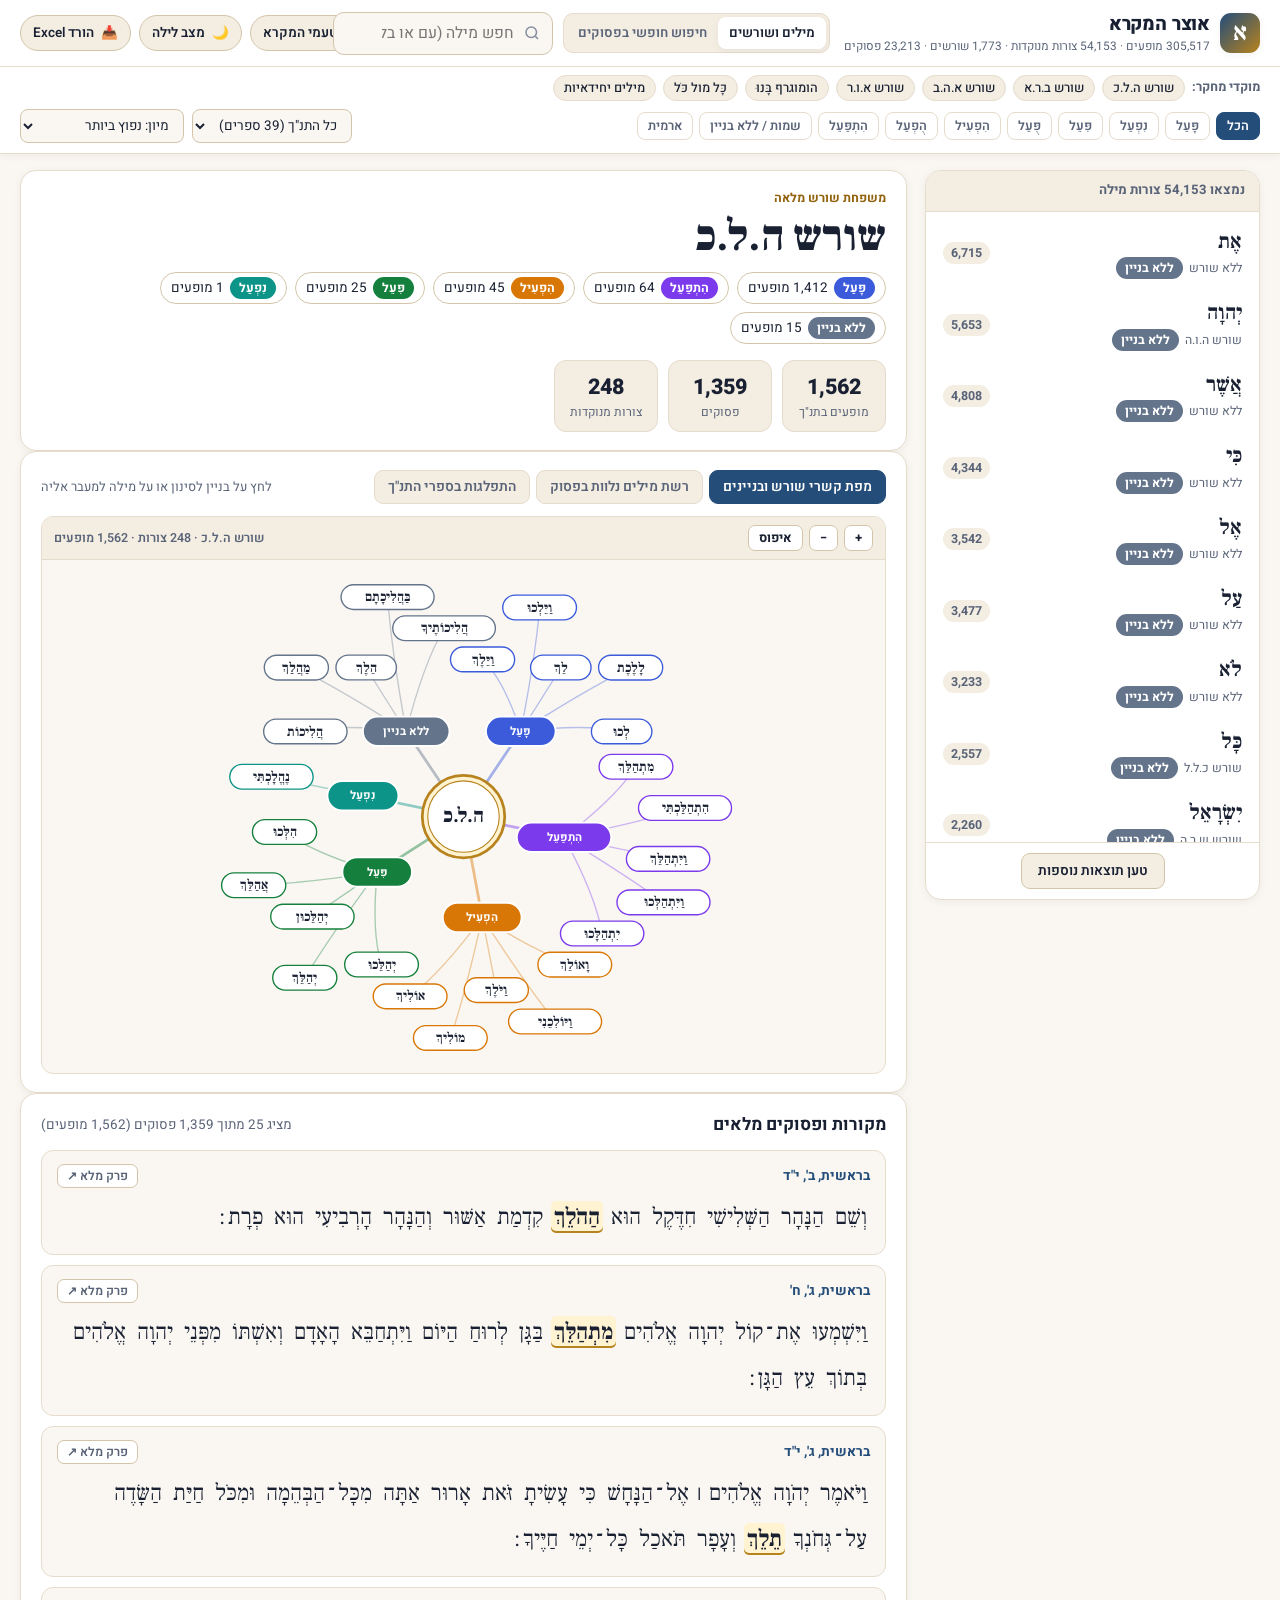
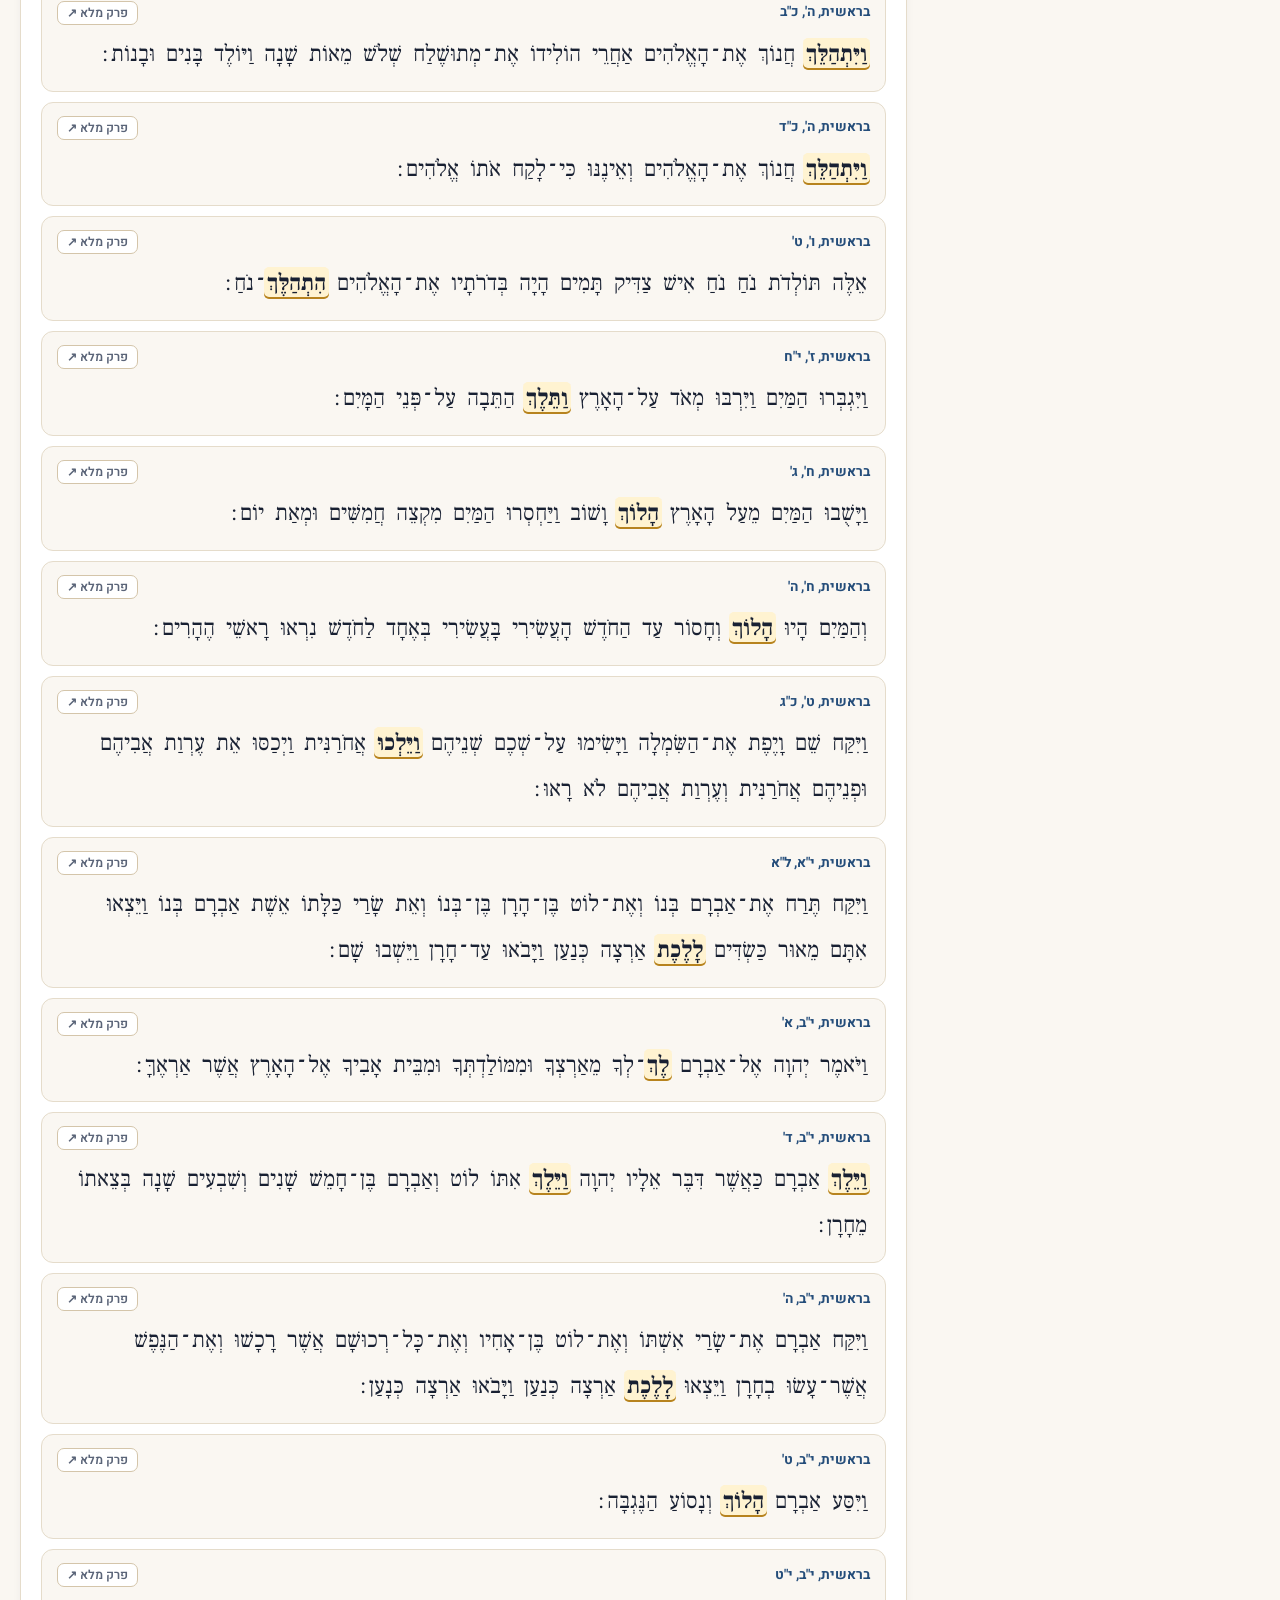
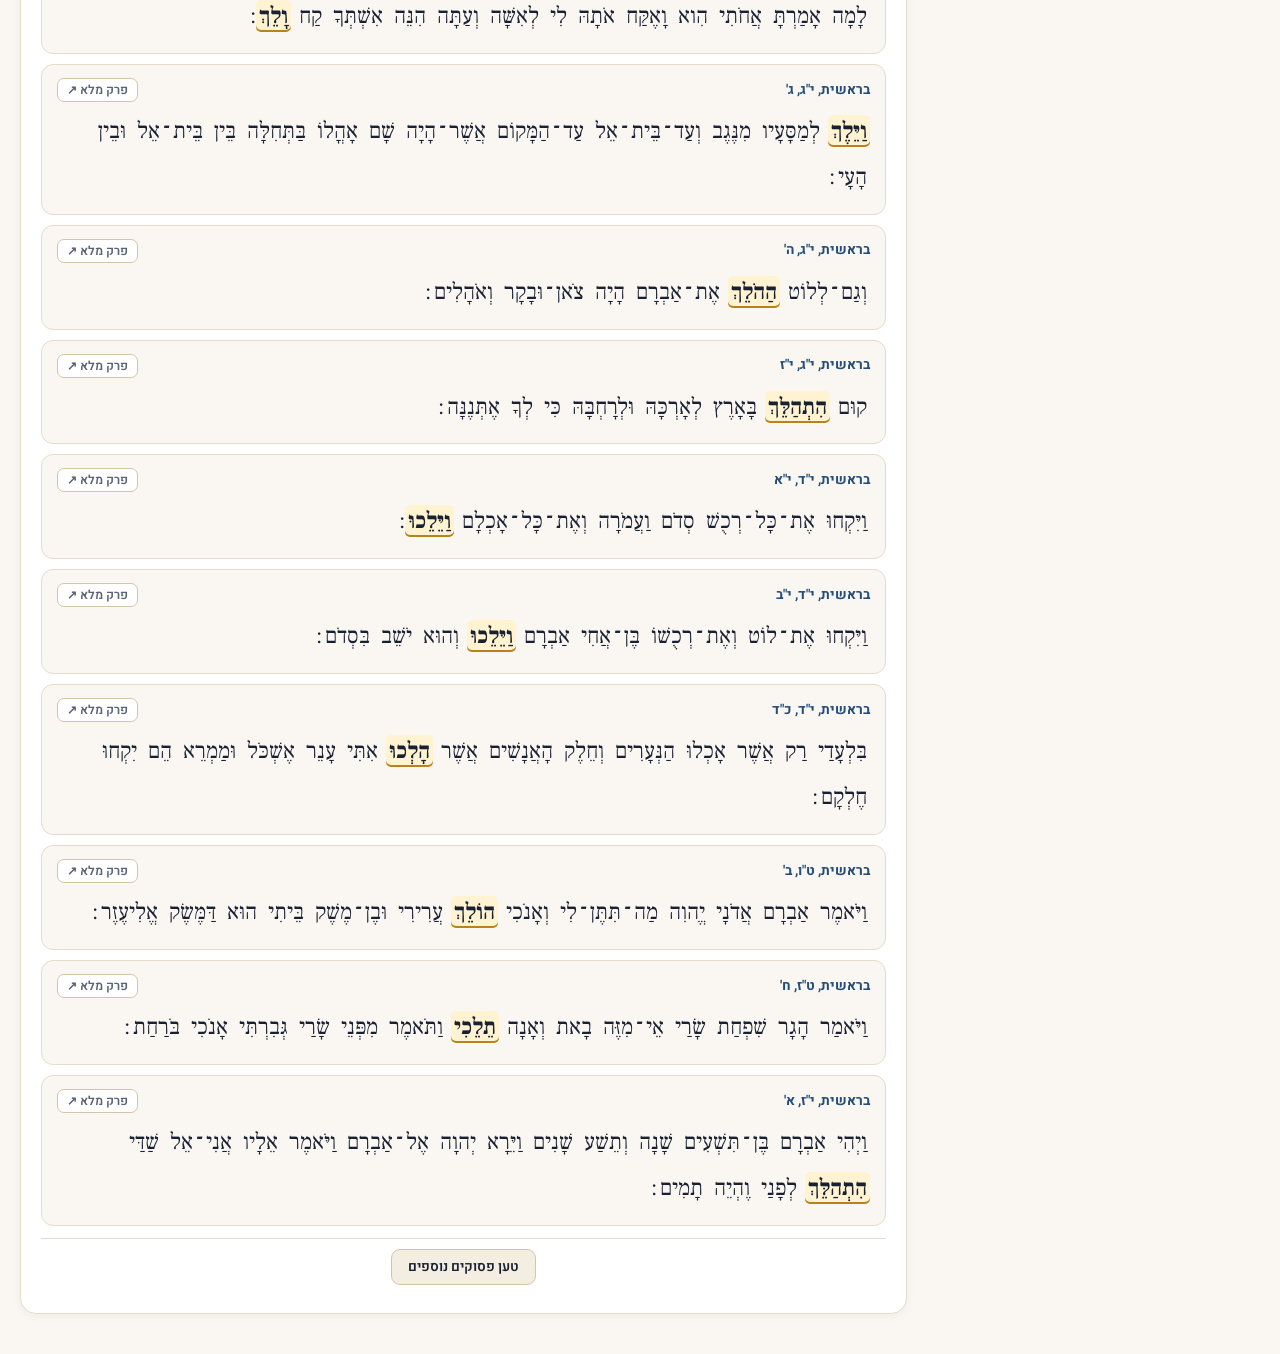
<file: docs/index.html>
<!DOCTYPE html>
<html lang="he" dir="rtl">
<head>
  <meta charset="UTF-8" />
  <meta name="viewport" content="width=device-width, initial-scale=1.0" />
  <title>אוצר המקרא — קונקורדנציה, שורשים ומפת קשרים</title>
  <link rel="preconnect" href="https://fonts.googleapis.com" />
  <link rel="preconnect" href="https://fonts.gstatic.com" crossorigin />
  <link href="https://fonts.googleapis.com/css2?family=Frank+Ruhl+Libre:wght@400;500;700;900&family=Heebo:wght@300;400;500;600;700;800&display=swap" rel="stylesheet" />
  <link rel="stylesheet" href="./styles.css" />
</head>
<body data-theme="light">
  <div id="appBootLoader" class="boot-loader" role="status" aria-live="polite">
    <div class="boot-card">
      <div class="boot-emblem">א</div>
      <p id="bootStatusText">טוען את מאגר התנ"ך המלא (305,517 מילים)...</p>
      <small>בנייה מקומית של אינדקס השורשים, הבניינים וכל 23,213 הפסוקים</small>
    </div>
  </div>

  <header class="topbar">
    <div class="topbar-inner">
      <div class="brand">
        <div class="brand-emblem" aria-hidden="true">א</div>
        <div class="brand-text">
          <h1>אוצר המקרא</h1>
          <span id="corpusStats" class="brand-sub">טוען נתוני תנ"ך...</span>
        </div>
      </div>

      <div class="search-cluster">
        <div class="mode-tabs" role="tablist">
          <button id="modeWordsBtn" class="mode-tab active" data-mode="words" role="tab" aria-selected="true">
            מילים ושורשים
          </button>
          <button id="modeVersesBtn" class="mode-tab" data-mode="verses" role="tab" aria-selected="false">
            חיפוש חופשי בפסוקים
          </button>
        </div>
        <div class="search-box">
          <svg class="search-icon" viewBox="0 0 24 24" fill="none" stroke="currentColor" stroke-width="2">
            <circle cx="11" cy="11" r="7"></circle>
            <path d="m20 20-3.5-3.5"></path>
          </svg>
          <input
            id="searchInput"
            type="search"
            autocomplete="off"
            placeholder="חפש מילה (עם או בלי ניקוד), שורש (ה.ל.כ / הלך)..."
          />
          <button id="clearSearchBtn" class="clear-btn hidden" title="נקה חיפוש">✕</button>
        </div>
      </div>

      <div class="topbar-actions">
        <button id="cantillationToggle" class="toggle-pill" aria-pressed="false" title="הצג או הסתר טעמי מקרא בפסוקים">
          <span class="dot"></span>
          <span>טעמי המקרא</span>
        </button>
        <button id="themeToggle" class="toggle-pill icon-pill" title="החלף ערכת צבעים">
          <span id="themeIcon">🌙</span>
          <span id="themeLabel">מצב לילה</span>
        </button>
        <a href="./tanakh_concordance.xlsx" download class="toggle-pill download-pill" title="הורד טבלת קונקורדנציה מלאה לאקסל">
          <span>📥</span>
          <span>הורד Excel</span>
        </a>
      </div>
    </div>

    <div class="filter-strip">
      <div class="spotlights-row">
        <span class="strip-label">מוקדי מחקר:</span>
        <button class="spot-chip" data-spot="root:ה.ל.כ">שורש ה.ל.כ</button>
        <button class="spot-chip" data-spot="root:ב.ר.א">שורש ב.ר.א</button>
        <button class="spot-chip" data-spot="root:א.ה.ב">שורש א.ה.ב</button>
        <button class="spot-chip" data-spot="root:א.ו.ר">שורש א.ו.ר</button>
        <button class="spot-chip" data-spot="entry:banu">הומוגרף בָּנוּ</button>
        <button class="spot-chip" data-spot="entry:kol">כָּל מול כֹּל</button>
        <button class="spot-chip" data-spot="rare">מילים יחידאיות</button>
      </div>

      <div class="controls-row">
        <div id="binyanFilterGroup" class="binyan-pills" aria-label="סינון לפי בניין">
          <button class="binyan-pill active" data-binyan="all">הכל</button>
          <button class="binyan-pill" data-binyan="paal">פָּעַל</button>
          <button class="binyan-pill" data-binyan="nifal">נִפְעַל</button>
          <button class="binyan-pill" data-binyan="piel">פִּעֵל</button>
          <button class="binyan-pill" data-binyan="pual">פֻּעַל</button>
          <button class="binyan-pill" data-binyan="hifil">הִפְעִיל</button>
          <button class="binyan-pill" data-binyan="hufal">הֻפְעַל</button>
          <button class="binyan-pill" data-binyan="hitpael">הִתְפַּעֵל</button>
          <button class="binyan-pill" data-binyan="none">שמות / ללא בניין</button>
          <button class="binyan-pill" data-binyan="aramaic">ארמית</button>
        </div>

        <div class="select-group">
          <select id="bookFilter" aria-label="סינון לפי חלק או ספר">
            <option value="all">כל התנ"ך (39 ספרים)</option>
            <option value="div:תורה">תורה</option>
            <option value="div:נביאים">נביאים</option>
            <option value="div:כתובים">כתובים</option>
          </select>
          <select id="sortFilter" aria-label="מיון תוצאות">
            <option value="freq">מיון: נפוץ ביותר</option>
            <option value="alpha">מיון: סדר אלף-בית</option>
            <option value="rare">מיון: נדירות / יחידאיות</option>
          </select>
        </div>
      </div>
    </div>
  </header>

  <main class="workspace">
    <!-- Right Master List (Word & Root Results) -->
    <aside id="masterPane" class="master-pane">
      <div id="matchedRootsBox" class="matched-roots hidden"></div>
      <div class="master-header">
        <span id="resultsCountLabel">טוען מילים...</span>
      </div>
      <div id="resultsList" class="results-list"></div>
      <div id="resultsMoreWrap" class="load-more-wrap hidden">
        <button id="loadMoreEntriesBtn" class="secondary-btn">טען תוצאות נוספות</button>
      </div>
    </aside>

    <!-- Main Analytical & Verse Workspace -->
    <section class="detail-pane">
      <!-- Explorer Mode -->
      <div id="explorerView">
        <article id="heroCard" class="card hero-card">
          <div class="hero-top">
            <div class="hero-identity">
              <div id="heroKindBadge" class="hero-kind">מילה מנוקדת</div>
              <h2 id="heroTitle" class="he-serif hero-word">—</h2>
              <div id="heroBadges" class="hero-badges"></div>
            </div>
            <div class="hero-metrics">
              <div class="metric-box">
                <span class="metric-val" id="metricOcc">0</span>
                <span class="metric-lbl">מופעים בתנ"ך</span>
              </div>
              <div class="metric-box">
                <span class="metric-val" id="metricVerses">0</span>
                <span class="metric-lbl">פסוקים</span>
              </div>
              <div class="metric-box">
                <span class="metric-val" id="metricForms">—</span>
                <span class="metric-lbl" id="metricFormsLbl">דירוג שכיחות</span>
              </div>
            </div>
          </div>

          <div id="homographStrip" class="relation-strip hidden"></div>
          <div id="niqqudTwinsStrip" class="relation-strip hidden"></div>
        </article>

        <!-- Interactive Visualization Card -->
        <article id="vizCard" class="card viz-card">
          <div class="viz-header">
            <div class="viz-tabs" role="tablist">
              <button class="viz-tab active" data-viz="constellation">מפת קשרי שורש ובניינים</button>
              <button class="viz-tab" data-viz="collocations">רשת מילים נלוות בפסוק</button>
              <button class="viz-tab" data-viz="distribution">התפלגות בספרי התנ"ך</button>
            </div>
            <div id="vizHint" class="viz-hint">לחץ על בניין לסינון או על מילה למעבר אליה</div>
          </div>

          <div id="constellationWrap" class="viz-panel">
            <div class="svg-toolbar">
              <button id="zoomInBtn" class="mini-btn" title="הגדל">+</button>
              <button id="zoomOutBtn" class="mini-btn" title="הקטן">−</button>
              <button id="zoomResetBtn" class="mini-btn" title="אפס תצוגה">איפוס</button>
              <span id="constellationLegend" class="legend-inline"></span>
            </div>
            <div class="svg-viewport">
              <svg id="constellationSvg" viewBox="0 0 920 560" preserveAspectRatio="xMidYMid meet"></svg>
            </div>
          </div>

          <div id="collocationsWrap" class="viz-panel hidden">
            <div class="svg-viewport">
              <svg id="collocationsSvg" viewBox="0 0 920 500" preserveAspectRatio="xMidYMid meet"></svg>
            </div>
          </div>

          <div id="distributionWrap" class="viz-panel hidden">
            <div id="distributionChart" class="dist-chart"></div>
          </div>
        </article>

        <!-- Vocalized & Cantillated Verse Reader -->
        <article id="verseSection" class="card verses-card">
          <div class="verses-header">
            <div class="verses-title-row">
              <h3>מקורות ופסוקים מלאים</h3>
              <span id="versesSummary" class="verses-summary"></span>
            </div>
            <div id="activeFiltersBar" class="active-filters hidden"></div>
          </div>
          <div id="versesList" class="verses-list"></div>
          <div id="versesMoreWrap" class="load-more-wrap hidden">
            <button id="loadMoreVersesBtn" class="secondary-btn">טען פסוקים נוספים</button>
          </div>
        </article>
      </div>

      <!-- Free Verse Phrase Search Mode -->
      <div id="verseSearchView" class="hidden">
        <article class="card verses-card">
          <div class="verses-header">
            <div class="verses-title-row">
              <h3>חיפוש חופשי בפסוקי התנ"ך</h3>
              <span id="phraseSummary" class="verses-summary"></span>
            </div>
          </div>
          <div id="phraseEmptyHint" class="empty-state">
            הקלד מילה או ביטוי בתיבת החיפוש למעלה (למשל: <strong>תהו ובהו</strong>, <strong>על פני תהום</strong>, <strong>ואהבת לרעך</strong>) כדי לאתר את כל הפסוקים התואמים.
          </div>
          <div id="phraseVersesList" class="verses-list"></div>
          <div id="phraseMoreWrap" class="load-more-wrap hidden">
            <button id="loadMorePhraseBtn" class="secondary-btn">טען פסוקים נוספים</button>
          </div>
        </article>
      </div>
    </section>
  </main>

  <!-- Floating Interactive Word Tooltip -->
  <div id="wordTooltip" class="word-tooltip hidden" role="tooltip"></div>

  <!-- Slide-Over Chapter Reader Drawer -->
  <div id="drawerBackdrop" class="drawer-backdrop hidden"></div>
  <aside id="chapterDrawer" class="chapter-drawer hidden" aria-label="קורא פרק מלא">
    <div class="drawer-header">
      <div>
        <span class="drawer-kicker">קריאה ברצף הפרק</span>
        <h3 id="drawerTitle" class="he-serif">—</h3>
      </div>
      <div class="drawer-nav">
        <button id="prevChapBtn" class="mini-btn">פרק קודם</button>
        <button id="nextChapBtn" class="mini-btn">פרק הבא</button>
        <button id="closeDrawerBtn" class="mini-btn close-x" title="סגור">✕</button>
      </div>
    </div>
    <div id="drawerBody" class="drawer-body"></div>
  </aside>

  <script src="./app.js"></script>
</body>
</html>
</file>
<file: docs/styles.css>
:root {
  --bg: #faf7f2;
  --bg-elevated: #ffffff;
  --bg-soft: #f3ede2;
  --bg-hover: #ece3d3;
  --border: #e5dccb;
  --border-strong: #d4c5aa;
  --text: #182032;
  --text-muted: #5a6478;
  --text-faint: #848e9f;
  --accent: #b7831e;
  --accent-strong: #92630c;
  --accent-soft: #fff3d1;
  --lapis: #244d7a;
  --lapis-soft: #e6eff8;
  --co-bg: #d9f3ee;
  --co-border: #14967f;
  --shadow-sm: 0 2px 8px rgba(24, 32, 50, 0.05);
  --shadow-md: 0 8px 24px rgba(24, 32, 50, 0.08);
  --shadow-lg: 0 18px 44px rgba(24, 32, 50, 0.14);

  --b-paal: #3b5bdb;
  --b-nifal: #0d9488;
  --b-piel: #15803d;
  --b-pual: #0891b2;
  --b-hifil: #d97706;
  --b-hufal: #be123c;
  --b-hitpael: #7c3aed;
  --b-none: #64748b;
  --b-aramaic: #b91c1c;

  --div-torah: #2563eb;
  --div-neviim: #b7831e;
  --div-ketuvim: #0d9488;
}

body[data-theme="dark"] {
  --bg: #0d1321;
  --bg-elevated: #151e31;
  --bg-soft: #1d2942;
  --bg-hover: #253453;
  --border: #263450;
  --border-strong: #374a70;
  --text: #f1f5f9;
  --text-muted: #a6b4cc;
  --text-faint: #7787a3;
  --accent: #eab308;
  --accent-strong: #facc15;
  --accent-soft: rgba(234, 179, 8, 0.22);
  --lapis: #60a5fa;
  --lapis-soft: rgba(96, 165, 250, 0.16);
  --co-bg: rgba(20, 184, 166, 0.22);
  --co-border: #2dd4bf;
  --shadow-sm: 0 2px 8px rgba(0, 0, 0, 0.25);
  --shadow-md: 0 8px 24px rgba(0, 0, 0, 0.35);
  --shadow-lg: 0 18px 44px rgba(0, 0, 0, 0.5);
}

* {
  box-sizing: border-box;
}

html, body {
  margin: 0;
  padding: 0;
  background: var(--bg);
  color: var(--text);
  font-family: "Heebo", "Segoe UI", Tahoma, sans-serif;
  line-height: 1.5;
  -webkit-font-smoothing: antialiased;
}

.he-serif {
  font-family: "Frank Ruhl Libre", "David", "Times New Roman", serif;
}

.hidden {
  display: none !important;
}

/* Top Header */
.topbar {
  position: sticky;
  top: 0;
  z-index: 40;
  background: var(--bg-elevated);
  border-bottom: 1px solid var(--border);
  box-shadow: var(--shadow-sm);
}

.topbar-inner {
  max-width: 1520px;
  margin: 0 auto;
  padding: 10px 20px;
  display: flex;
  align-items: center;
  justify-content: space-between;
  gap: 14px;
  flex-wrap: nowrap;
}

.brand {
  display: flex;
  align-items: center;
  gap: 10px;
  flex-shrink: 0;
}

.brand-emblem {
  width: 40px;
  height: 40px;
  border-radius: 11px;
  background: linear-gradient(135deg, var(--lapis), var(--accent));
  color: #fff;
  font-family: "Frank Ruhl Libre", serif;
  font-size: 1.55rem;
  font-weight: 900;
  display: grid;
  place-items: center;
  box-shadow: var(--shadow-sm);
}

.brand-text h1 {
  margin: 0;
  font-size: 1.18rem;
  font-weight: 800;
  letter-spacing: -0.01em;
}

.brand-sub {
  display: block;
  font-size: 0.74rem;
  color: var(--text-muted);
  white-space: nowrap;
}

.search-cluster {
  flex: 1;
  min-width: 0;
  display: flex;
  align-items: center;
  gap: 10px;
  flex-wrap: nowrap;
}

.mode-tabs {
  display: flex;
  flex-shrink: 0;
  background: var(--bg-soft);
  padding: 3px;
  border-radius: 10px;
  border: 1px solid var(--border);
}

.mode-tab {
  border: none;
  background: transparent;
  color: var(--text-muted);
  font-family: inherit;
  font-size: 0.83rem;
  font-weight: 600;
  padding: 6px 11px;
  border-radius: 8px;
  cursor: pointer;
  white-space: nowrap;
  transition: all 0.16s ease;
}

.mode-tab.active {
  background: var(--bg-elevated);
  color: var(--text);
  box-shadow: var(--shadow-sm);
}

.search-box {
  flex: 1;
  min-width: 220px;
  position: relative;
  display: flex;
  align-items: center;
}

.search-icon {
  position: absolute;
  right: 12px;
  width: 18px;
  height: 18px;
  color: var(--text-faint);
  pointer-events: none;
}

.search-box input {
  width: 100%;
  padding: 9px 38px 9px 34px;
  border-radius: 11px;
  border: 1.5px solid var(--border-strong);
  background: var(--bg);
  color: var(--text);
  font-family: inherit;
  font-size: 0.98rem;
  outline: none;
  transition: border-color 0.15s ease, box-shadow 0.15s ease;
}

.search-box input:focus {
  border-color: var(--accent);
  box-shadow: 0 0 0 3px var(--accent-soft);
}

.clear-btn {
  position: absolute;
  left: 8px;
  border: none;
  background: var(--bg-soft);
  color: var(--text-muted);
  width: 22px;
  height: 22px;
  border-radius: 50%;
  cursor: pointer;
  font-size: 0.75rem;
  display: grid;
  place-items: center;
}

.topbar-actions {
  display: flex;
  align-items: center;
  gap: 8px;
}

.toggle-pill {
  display: inline-flex;
  align-items: center;
  gap: 7px;
  padding: 7px 12px;
  border-radius: 999px;
  border: 1px solid var(--border-strong);
  background: var(--bg-soft);
  color: var(--text);
  font-family: inherit;
  font-size: 0.84rem;
  font-weight: 600;
  cursor: pointer;
  transition: all 0.15s ease;
}

.toggle-pill .dot {
  width: 8px;
  height: 8px;
  border-radius: 50%;
  background: var(--text-faint);
}

.toggle-pill[aria-pressed="true"] {
  background: var(--accent-soft);
  border-color: var(--accent);
  color: var(--accent-strong);
}

.toggle-pill[aria-pressed="true"] .dot {
  background: var(--accent);
}

/* Filter Strip */
.filter-strip {
  max-width: 1520px;
  margin: 0 auto;
  padding: 8px 20px 10px;
  border-top: 1px solid var(--border);
  display: flex;
  flex-direction: column;
  gap: 8px;
}

.spotlights-row {
  display: flex;
  align-items: center;
  gap: 7px;
  flex-wrap: wrap;
}

.strip-label {
  font-size: 0.8rem;
  font-weight: 700;
  color: var(--text-muted);
}

.spot-chip {
  border: 1px solid var(--border);
  background: var(--bg-soft);
  color: var(--text);
  font-family: inherit;
  font-size: 0.8rem;
  font-weight: 500;
  padding: 3px 10px;
  border-radius: 999px;
  cursor: pointer;
  transition: all 0.14s ease;
}

.spot-chip:hover {
  border-color: var(--accent);
  background: var(--accent-soft);
}

.controls-row {
  display: flex;
  align-items: center;
  justify-content: space-between;
  gap: 10px;
  flex-wrap: wrap;
}

.binyan-pills {
  display: flex;
  align-items: center;
  gap: 6px;
  flex-wrap: wrap;
}

.binyan-pill {
  border: 1px solid var(--border);
  background: var(--bg-elevated);
  color: var(--text-muted);
  font-family: inherit;
  font-size: 0.8rem;
  font-weight: 600;
  padding: 4px 10px;
  border-radius: 8px;
  cursor: pointer;
  transition: all 0.14s ease;
}

.binyan-pill:hover {
  background: var(--bg-soft);
  color: var(--text);
}

.binyan-pill.active {
  background: var(--lapis);
  border-color: var(--lapis);
  color: #fff;
}

.select-group {
  display: flex;
  align-items: center;
  gap: 8px;
}

.select-group select {
  padding: 5px 10px;
  border-radius: 8px;
  border: 1px solid var(--border-strong);
  background: var(--bg);
  color: var(--text);
  font-family: inherit;
  font-size: 0.84rem;
  cursor: pointer;
}

/* Main Workspace Layout */
.workspace {
  max-width: 1520px;
  margin: 0 auto;
  padding: 16px 20px 40px;
  display: grid;
  grid-template-columns: 335px minmax(0, 1fr);
  gap: 18px;
  align-items: start;
}

.workspace.single-col {
  grid-template-columns: minmax(0, 1fr);
}

/* Master Pane */
.master-pane {
  position: sticky;
  top: 152px;
  max-height: calc(100vh - 170px);
  display: flex;
  flex-direction: column;
  background: var(--bg-elevated);
  border: 1px solid var(--border);
  border-radius: 16px;
  box-shadow: var(--shadow-sm);
  overflow: hidden;
}

.matched-roots {
  padding: 10px 12px;
  background: var(--lapis-soft);
  border-bottom: 1px solid var(--border);
  display: flex;
  flex-direction: column;
  gap: 6px;
}

.root-hit-btn {
  display: flex;
  align-items: center;
  justify-content: space-between;
  width: 100%;
  border: 1px solid var(--lapis);
  background: var(--bg-elevated);
  color: var(--text);
  padding: 7px 10px;
  border-radius: 10px;
  cursor: pointer;
  font-family: inherit;
  font-size: 0.86rem;
  font-weight: 600;
  transition: transform 0.12s ease;
}

.root-hit-btn:hover {
  transform: translateX(-2px);
}

.master-header {
  padding: 10px 14px;
  border-bottom: 1px solid var(--border);
  font-size: 0.82rem;
  font-weight: 700;
  color: var(--text-muted);
  background: var(--bg-soft);
}

.results-list {
  overflow-y: auto;
  flex: 1;
  padding: 6px;
}

.entry-item {
  width: 100%;
  text-align: right;
  border: 1px solid transparent;
  background: transparent;
  color: var(--text);
  padding: 9px 10px;
  border-radius: 10px;
  cursor: pointer;
  display: flex;
  align-items: center;
  justify-content: space-between;
  gap: 8px;
  font-family: inherit;
  transition: background 0.12s ease, border-color 0.12s ease;
}

.entry-item:hover {
  background: var(--bg-soft);
}

.entry-item.active {
  background: var(--accent-soft);
  border-color: var(--accent);
}

.entry-item-main {
  display: flex;
  flex-direction: column;
  align-items: flex-start;
  gap: 2px;
}

.entry-item-word {
  font-family: "Frank Ruhl Libre", serif;
  font-size: 1.32rem;
  font-weight: 700;
  line-height: 1.3;
}

.entry-item-meta {
  display: flex;
  align-items: center;
  gap: 6px;
  font-size: 0.77rem;
  color: var(--text-muted);
}

.entry-item-count {
  font-size: 0.78rem;
  font-weight: 700;
  padding: 2px 8px;
  border-radius: 999px;
  background: var(--bg-soft);
  color: var(--text-muted);
  white-space: nowrap;
}

.load-more-wrap {
  padding: 10px;
  text-align: center;
  border-top: 1px solid var(--border);
}

.secondary-btn {
  padding: 7px 16px;
  border-radius: 9px;
  border: 1px solid var(--border-strong);
  background: var(--bg-soft);
  color: var(--text);
  font-family: inherit;
  font-size: 0.85rem;
  font-weight: 600;
  cursor: pointer;
}

.secondary-btn:hover {
  background: var(--bg-hover);
}

/* Detail Cards */
.detail-pane {
  display: flex;
  flex-direction: column;
  gap: 16px;
  min-width: 0;
}

.card {
  background: var(--bg-elevated);
  border: 1px solid var(--border);
  border-radius: 16px;
  box-shadow: var(--shadow-sm);
  padding: 18px 20px;
}

.hero-card {
  display: flex;
  flex-direction: column;
  gap: 14px;
}

.hero-top {
  display: flex;
  align-items: center;
  justify-content: space-between;
  gap: 16px;
  flex-wrap: wrap;
}

.hero-kind {
  font-size: 0.78rem;
  font-weight: 700;
  color: var(--accent-strong);
  text-transform: uppercase;
  margin-bottom: 2px;
}

.hero-word {
  margin: 0;
  font-size: 2.7rem;
  font-weight: 900;
  line-height: 1.25;
}

.hero-badges {
  display: flex;
  align-items: center;
  gap: 8px;
  flex-wrap: wrap;
  margin-top: 8px;
}

.badge {
  display: inline-flex;
  align-items: center;
  gap: 6px;
  padding: 4px 11px;
  border-radius: 999px;
  font-size: 0.84rem;
  font-weight: 600;
  border: 1px solid var(--border);
  background: var(--bg-soft);
  color: var(--text);
}

.badge.clickable {
  cursor: pointer;
  border-color: var(--lapis);
  background: var(--lapis-soft);
  color: var(--lapis);
}

.badge.clickable:hover {
  filter: brightness(0.95);
}

.binyan-tag {
  display: inline-flex;
  align-items: center;
  gap: 5px;
  padding: 2px 9px;
  border-radius: 999px;
  font-size: 0.78rem;
  font-weight: 700;
  color: #fff;
}

.hero-metrics {
  display: flex;
  gap: 10px;
  flex-wrap: wrap;
}

.metric-box {
  min-width: 104px;
  padding: 10px 14px;
  border-radius: 12px;
  background: var(--bg-soft);
  border: 1px solid var(--border);
  text-align: center;
}

.metric-val {
  display: block;
  font-size: 1.35rem;
  font-weight: 800;
  color: var(--text);
}

.metric-lbl {
  display: block;
  font-size: 0.75rem;
  color: var(--text-muted);
}

.relation-strip {
  display: flex;
  align-items: center;
  gap: 8px;
  flex-wrap: wrap;
  padding: 10px 12px;
  border-radius: 12px;
  background: var(--bg-soft);
  border: 1px solid var(--border);
}

.strip-chip {
  border: 1px solid var(--border-strong);
  background: var(--bg-elevated);
  color: var(--text);
  padding: 4px 10px;
  border-radius: 999px;
  font-family: inherit;
  font-size: 0.84rem;
  cursor: pointer;
  display: inline-flex;
  align-items: center;
  gap: 6px;
}

.strip-chip:hover {
  border-color: var(--accent);
  background: var(--accent-soft);
}

.strip-chip .he-serif {
  font-size: 1.1rem;
  font-weight: 700;
}

/* Visualization Card */
.viz-card {
  display: flex;
  flex-direction: column;
  gap: 12px;
}

.viz-header {
  display: flex;
  align-items: center;
  justify-content: space-between;
  gap: 12px;
  flex-wrap: wrap;
}

.viz-tabs {
  display: flex;
  gap: 6px;
  flex-wrap: wrap;
}

.viz-tab {
  border: 1px solid var(--border);
  background: var(--bg-soft);
  color: var(--text-muted);
  font-family: inherit;
  font-size: 0.86rem;
  font-weight: 600;
  padding: 6px 13px;
  border-radius: 9px;
  cursor: pointer;
}

.viz-tab.active {
  background: var(--lapis);
  border-color: var(--lapis);
  color: #fff;
}

.viz-hint {
  font-size: 0.8rem;
  color: var(--text-muted);
}

.viz-panel {
  position: relative;
  border: 1px solid var(--border);
  border-radius: 12px;
  background: var(--bg);
  overflow: hidden;
}

.svg-toolbar {
  padding: 8px 12px;
  border-bottom: 1px solid var(--border);
  background: var(--bg-soft);
  display: flex;
  align-items: center;
  gap: 6px;
  flex-wrap: wrap;
}

.mini-btn {
  border: 1px solid var(--border-strong);
  background: var(--bg-elevated);
  color: var(--text);
  padding: 3px 10px;
  border-radius: 7px;
  font-family: inherit;
  font-size: 0.8rem;
  font-weight: 700;
  cursor: pointer;
}

.mini-btn:hover {
  background: var(--bg-hover);
}

.legend-inline {
  margin-right: auto;
  font-size: 0.78rem;
  font-weight: 600;
  color: var(--text-muted);
}

.svg-viewport {
  width: 100%;
  overflow: hidden;
}

.svg-viewport svg {
  width: 100%;
  height: auto;
  display: block;
  min-height: 390px;
  max-height: 560px;
  user-select: none;
}

.svg-node {
  cursor: pointer;
  transition: opacity 0.16s ease;
}

.svg-node:hover rect,
.svg-node:hover circle {
  filter: brightness(1.06);
  stroke-width: 2.5px;
}

.svg-edge {
  fill: none;
  transition: stroke-opacity 0.16s ease, stroke-width 0.16s ease;
}

/* Book Distribution Chart */
.dist-chart {
  padding: 16px;
  display: flex;
  flex-direction: column;
  gap: 14px;
}

.dist-legend {
  display: flex;
  gap: 14px;
  font-size: 0.8rem;
  color: var(--text-muted);
}

.dist-legend span {
  display: inline-flex;
  align-items: center;
  gap: 5px;
}

.dist-legend i {
  width: 10px;
  height: 10px;
  border-radius: 3px;
  display: inline-block;
}

.dist-bars {
  display: grid;
  grid-template-columns: repeat(auto-fill, minmax(145px, 1fr));
  gap: 8px;
}

.dist-bar-btn {
  border: 1px solid var(--border);
  background: var(--bg-elevated);
  color: var(--text);
  padding: 7px 10px;
  border-radius: 9px;
  cursor: pointer;
  text-align: right;
  font-family: inherit;
  display: flex;
  flex-direction: column;
  gap: 5px;
}

.dist-bar-btn:hover,
.dist-bar-btn.active {
  border-color: var(--accent);
  background: var(--accent-soft);
}

.dist-bar-top {
  display: flex;
  justify-content: space-between;
  font-size: 0.82rem;
  font-weight: 600;
}

.dist-track {
  height: 6px;
  border-radius: 999px;
  background: var(--bg-soft);
  overflow: hidden;
}

.dist-fill {
  height: 100%;
  border-radius: 999px;
}

/* Verses Reader */
.verses-card {
  display: flex;
  flex-direction: column;
  gap: 12px;
}

.verses-header {
  display: flex;
  flex-direction: column;
  gap: 8px;
}

.verses-title-row {
  display: flex;
  align-items: center;
  justify-content: space-between;
  gap: 10px;
  flex-wrap: wrap;
}

.verses-title-row h3 {
  margin: 0;
  font-size: 1.08rem;
}

.verses-summary {
  font-size: 0.84rem;
  color: var(--text-muted);
}

.active-filters {
  display: flex;
  align-items: center;
  gap: 8px;
  flex-wrap: wrap;
}

.active-chip {
  display: inline-flex;
  align-items: center;
  gap: 6px;
  padding: 4px 10px;
  border-radius: 999px;
  background: var(--lapis-soft);
  border: 1px solid var(--lapis);
  color: var(--lapis);
  font-size: 0.82rem;
  font-weight: 700;
  cursor: pointer;
}

.verses-list {
  display: flex;
  flex-direction: column;
  gap: 10px;
}

.verse-card {
  padding: 13px 15px;
  border-radius: 12px;
  background: var(--bg);
  border: 1px solid var(--border);
  display: flex;
  flex-direction: column;
  gap: 7px;
}

.verse-meta-row {
  display: flex;
  align-items: center;
  justify-content: space-between;
  gap: 10px;
}

.verse-ref {
  font-size: 0.85rem;
  font-weight: 700;
  color: var(--lapis);
}

.chapter-open-btn {
  border: 1px solid var(--border-strong);
  background: var(--bg-elevated);
  color: var(--text-muted);
  font-family: inherit;
  font-size: 0.78rem;
  font-weight: 600;
  padding: 2px 9px;
  border-radius: 7px;
  cursor: pointer;
}

.chapter-open-btn:hover {
  color: var(--text);
  border-color: var(--accent);
}

.verse-text {
  font-family: "Frank Ruhl Libre", "David", serif;
  font-size: 1.42rem;
  line-height: 2.02;
  color: var(--text);
}

.v-word {
  display: inline;
  padding: 1px 3px;
  border-radius: 5px;
  cursor: pointer;
  transition: background 0.1s ease;
}

.v-word:hover {
  background: var(--bg-hover);
}

.v-word.hl-target {
  background: var(--accent-soft);
  box-shadow: inset 0 -2px 0 var(--accent);
  font-weight: 700;
}

.v-word.hl-co {
  background: var(--co-bg);
  box-shadow: inset 0 -2px 0 var(--co-border);
  font-weight: 700;
}

.v-sep.maqqef {
  margin: 0;
  padding: 0;
}

/* Tooltip */
.word-tooltip {
  position: fixed;
  z-index: 90;
  pointer-events: none;
  background: var(--bg-elevated);
  color: var(--text);
  border: 1px solid var(--border-strong);
  border-radius: 10px;
  padding: 8px 12px;
  box-shadow: var(--shadow-lg);
  font-size: 0.82rem;
  min-width: 170px;
}

.word-tooltip .tt-word {
  font-family: "Frank Ruhl Libre", serif;
  font-size: 1.35rem;
  font-weight: 800;
  margin-bottom: 3px;
}

.word-tooltip .tt-row {
  color: var(--text-muted);
}

/* Chapter Slide-Over Drawer */
.drawer-backdrop {
  position: fixed;
  inset: 0;
  z-index: 70;
  background: rgba(15, 21, 35, 0.45);
  backdrop-filter: blur(2px);
}

.chapter-drawer {
  position: fixed;
  top: 0;
  bottom: 0;
  left: 0;
  width: min(640px, 95vw);
  z-index: 80;
  background: var(--bg-elevated);
  border-right: 1px solid var(--border);
  box-shadow: var(--shadow-lg);
  display: flex;
  flex-direction: column;
}

.drawer-header {
  padding: 16px 20px;
  border-bottom: 1px solid var(--border);
  display: flex;
  align-items: center;
  justify-content: space-between;
  gap: 12px;
  background: var(--bg-soft);
}

.drawer-kicker {
  display: block;
  font-size: 0.76rem;
  color: var(--text-muted);
  font-weight: 700;
}

.drawer-header h3 {
  margin: 0;
  font-size: 1.55rem;
}

.drawer-nav {
  display: flex;
  align-items: center;
  gap: 6px;
}

.drawer-body {
  overflow-y: auto;
  padding: 18px 22px 40px;
  display: flex;
  flex-direction: column;
  gap: 12px;
}

.drawer-verse {
  padding: 10px 12px;
  border-radius: 10px;
  border: 1px solid transparent;
}

.drawer-verse.focus-verse {
  background: var(--accent-soft);
  border-color: var(--accent);
}

.drawer-vnum {
  display: inline-block;
  min-width: 28px;
  font-size: 0.85rem;
  font-weight: 800;
  color: var(--lapis);
  margin-left: 6px;
}

.empty-state {
  padding: 28px 18px;
  text-align: center;
  color: var(--text-muted);
  font-size: 0.95rem;
}

@media (max-width: 1120px) {
  .topbar-inner {
    flex-wrap: wrap;
  }
  .search-cluster {
    flex-wrap: wrap;
  }
}

@media (max-width: 960px) {
  .workspace {
    grid-template-columns: 1fr;
  }
  .master-pane {
    position: static;
    max-height: 360px;
  }
}


.boot-loader {
  position: fixed;
  inset: 0;
  z-index: 120;
  background: var(--bg);
  display: grid;
  place-items: center;
  padding: 20px;
}

.boot-card {
  background: var(--bg-elevated);
  border: 1px solid var(--border);
  border-radius: 18px;
  padding: 26px 32px;
  box-shadow: var(--shadow-lg);
  text-align: center;
  max-width: 400px;
}

.boot-emblem {
  width: 54px;
  height: 54px;
  margin: 0 auto 12px;
  border-radius: 14px;
  background: linear-gradient(135deg, var(--lapis), var(--accent));
  color: #fff;
  font-family: "Frank Ruhl Libre", serif;
  font-size: 2rem;
  font-weight: 900;
  display: grid;
  place-items: center;
}

.boot-card p {
  margin: 0 0 6px;
  font-weight: 700;
  font-size: 1.05rem;
}

.boot-card small {
  color: var(--text-muted);
}

.download-pill {
  text-decoration: none;
}
</file>
